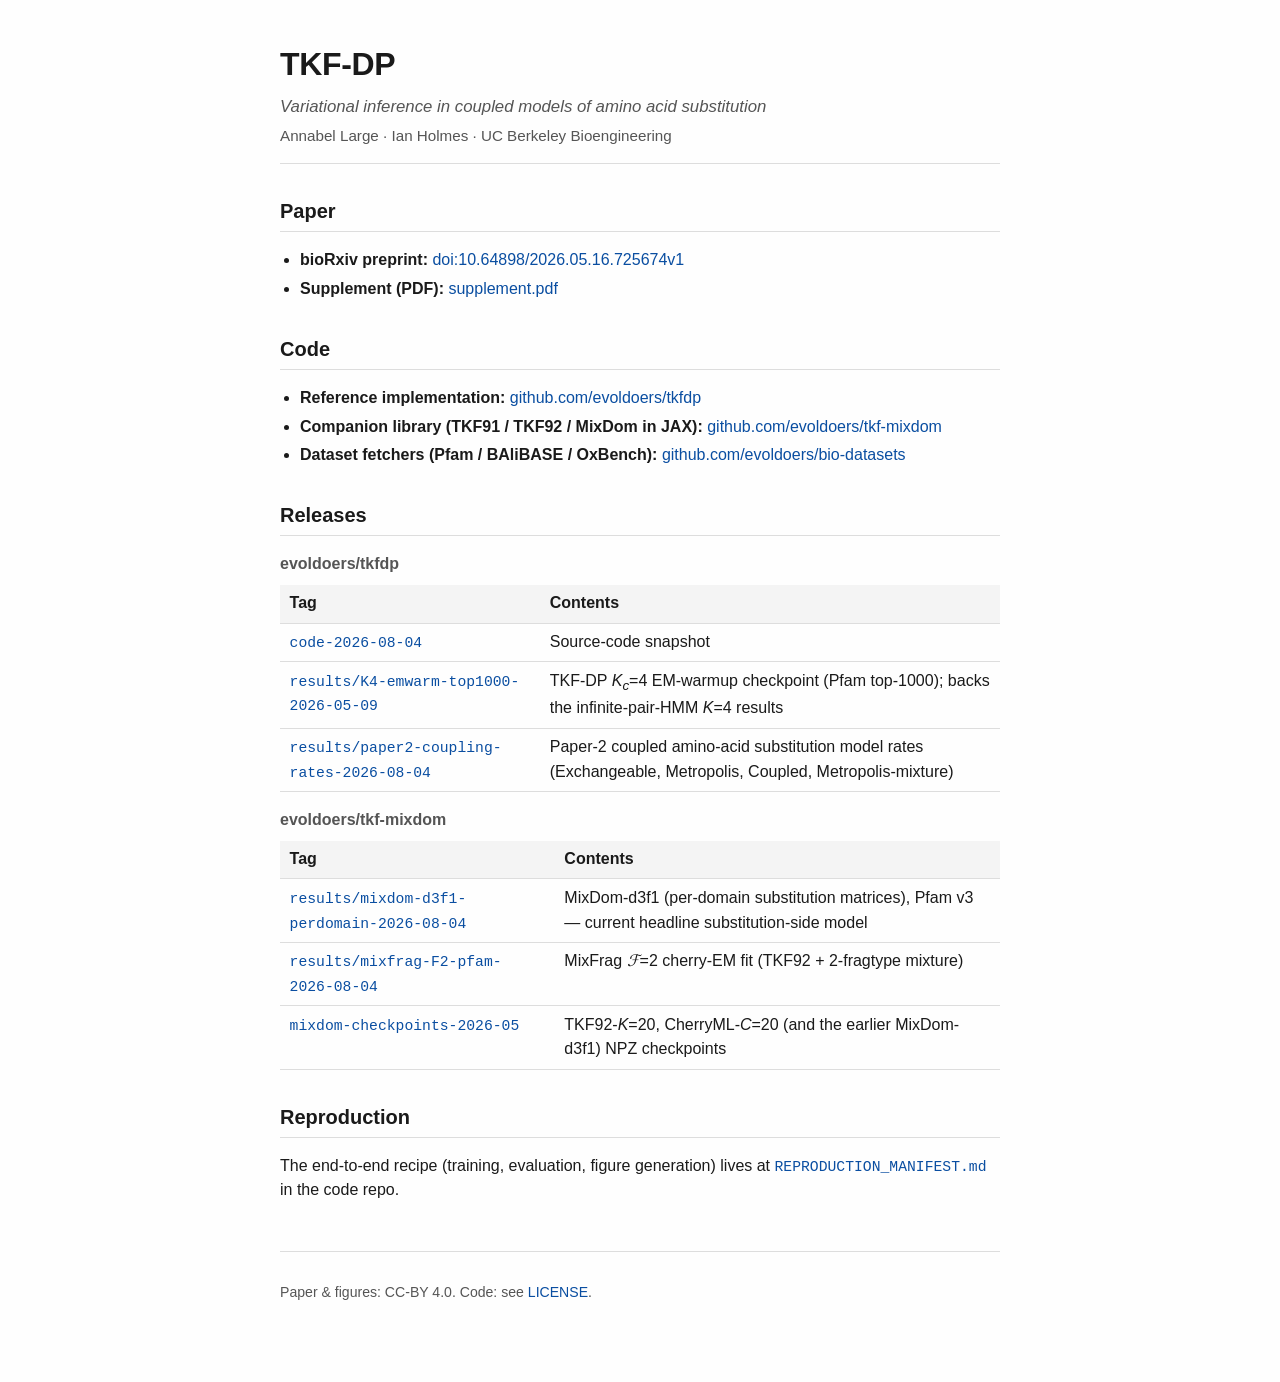
<file: index.html>
<!DOCTYPE html>
<html lang="en">
<head>
<meta charset="utf-8">
<meta name="viewport" content="width=device-width, initial-scale=1">
<title>TKF-DP — Variational inference in coupled models of amino acid substitution</title>
<link rel="stylesheet" href="style.css">
</head>
<body>
<header>
<h1>TKF-DP</h1>
<p class="subtitle"><em>Variational inference in coupled models of amino acid substitution</em></p>
<p class="authors">Annabel Large &middot; Ian Holmes &middot; UC Berkeley Bioengineering</p>
</header>

<main>

<section>
<h2>Paper</h2>
<ul>
<li><strong>bioRxiv preprint:</strong> <a href="https://www.biorxiv.org/content/10.64898/2026.05.16.725674v1">doi:10.64898/2026.05.16.725674v1</a></li>
<li><strong>Supplement (PDF):</strong> <a href="supplement.pdf">supplement.pdf</a></li>
</ul>
</section>

<section>
<h2>Code</h2>
<ul>
<li><strong>Reference implementation:</strong> <a href="https://github.com/evoldoers/tkfdp">github.com/evoldoers/tkfdp</a></li>
<li><strong>Companion library (TKF91 / TKF92 / MixDom in JAX):</strong> <a href="https://github.com/evoldoers/tkf-mixdom">github.com/evoldoers/tkf-mixdom</a></li>
<li><strong>Dataset fetchers (Pfam / BAliBASE / OxBench):</strong> <a href="https://github.com/evoldoers/bio-datasets">github.com/evoldoers/bio-datasets</a></li>
</ul>
</section>

<section>
<h2>Releases</h2>

<h3>evoldoers/tkfdp</h3>
<table>
<thead><tr><th>Tag</th><th>Contents</th></tr></thead>
<tbody>
<tr>
  <td><a href="https://github.com/evoldoers/tkfdp/releases/tag/code-2026-08-04"><code>code-2026-08-04</code></a></td>
  <td>Source-code snapshot</td>
</tr>
<tr>
  <td><a href="https://github.com/evoldoers/tkfdp/releases/tag/results/K4-emwarm-top1000-2026-05-09"><code>results/K4-emwarm-top1000-2026-05-09</code></a></td>
  <td>TKF-DP <var>K<sub>c</sub></var>=4 EM-warmup checkpoint (Pfam top-1000); backs the infinite-pair-HMM <var>K</var>=4 results</td>
</tr>
<tr>
  <td><a href="https://github.com/evoldoers/tkfdp/releases/tag/results/paper2-coupling-rates-2026-08-04"><code>results/paper2-coupling-rates-2026-08-04</code></a></td>
  <td>Paper-2 coupled amino-acid substitution model rates (Exchangeable, Metropolis, Coupled, Metropolis-mixture)</td>
</tr>
</tbody>
</table>

<h3>evoldoers/tkf-mixdom</h3>
<table>
<thead><tr><th>Tag</th><th>Contents</th></tr></thead>
<tbody>
<tr>
  <td><a href="https://github.com/evoldoers/tkf-mixdom/releases/tag/results/mixdom-d3f1-perdomain-2026-08-04"><code>results/mixdom-d3f1-perdomain-2026-08-04</code></a></td>
  <td>MixDom-d3f1 (per-domain substitution matrices), Pfam v3 — current headline substitution-side model</td>
</tr>
<tr>
  <td><a href="https://github.com/evoldoers/tkf-mixdom/releases/tag/results/mixfrag-F2-pfam-2026-08-04"><code>results/mixfrag-F2-pfam-2026-08-04</code></a></td>
  <td>MixFrag <var>&Fscr;</var>=2 cherry-EM fit (TKF92 + 2-fragtype mixture)</td>
</tr>
<tr>
  <td><a href="https://github.com/evoldoers/tkf-mixdom/releases/tag/mixdom-checkpoints-2026-05"><code>mixdom-checkpoints-2026-05</code></a></td>
  <td>TKF92-<var>K</var>=20, CherryML-<var>C</var>=20 (and the earlier MixDom-d3f1) NPZ checkpoints</td>
</tr>
</tbody>
</table>
</section>

<section>
<h2>Reproduction</h2>
<p>The end-to-end recipe (training, evaluation, figure generation) lives at
<a href="https://github.com/evoldoers/tkfdp/blob/main/REPRODUCTION_MANIFEST.md"><code>REPRODUCTION_MANIFEST.md</code></a> in the code repo.</p>
</section>

</main>

<footer>
<p>Paper &amp; figures: CC-BY 4.0. Code: see <a href="https://github.com/evoldoers/tkfdp/blob/main/LICENSE">LICENSE</a>.</p>
</footer>
</body>
</html>
</file>
<file: style.css>
/* tkfdp.net — minimal print-friendly landing page */
:root {
  --fg: #1a1a1a;
  --muted: #555;
  --bg: #fefefe;
  --link: #0a4ea1;
  --link-hover: #061f4f;
  --rule: #ddd;
}
* { box-sizing: border-box; }
html { font-size: 16px; }
body {
  font-family: -apple-system, BlinkMacSystemFont, "Segoe UI", Helvetica, Arial, sans-serif;
  color: var(--fg);
  background: var(--bg);
  line-height: 1.55;
  max-width: 48rem;
  margin: 0 auto;
  padding: 2.5rem 1.5rem 4rem;
}
header { border-bottom: 1px solid var(--rule); padding-bottom: 1rem; margin-bottom: 1.5rem; }
header h1 { margin: 0 0 0.25rem; font-size: 2rem; letter-spacing: -0.01em; }
header .subtitle { margin: 0.25rem 0; color: var(--muted); font-size: 1.05rem; }
header .authors { margin: 0.25rem 0 0; color: var(--muted); font-size: 0.95rem; }
main section { margin: 2rem 0; }
h2 { font-size: 1.25rem; border-bottom: 1px solid var(--rule); padding-bottom: 0.25rem; margin-bottom: 0.5rem; }
h3 { font-size: 1rem; margin: 1rem 0 0.4rem; color: var(--muted); }
ul { padding-left: 1.25rem; }
li { margin: 0.25rem 0; }
a { color: var(--link); text-decoration: none; }
a:hover { color: var(--link-hover); text-decoration: underline; }
code { font-family: ui-monospace, SFMono-Regular, Menlo, monospace; font-size: 0.92em; }
table { border-collapse: collapse; width: 100%; margin: 0.5rem 0; }
th, td { text-align: left; padding: 0.4rem 0.6rem; border-bottom: 1px solid var(--rule); vertical-align: top; }
th { background: #f4f4f4; font-weight: 600; }
footer { margin-top: 3rem; padding-top: 1rem; border-top: 1px solid var(--rule); color: var(--muted); font-size: 0.88rem; }
</file>
